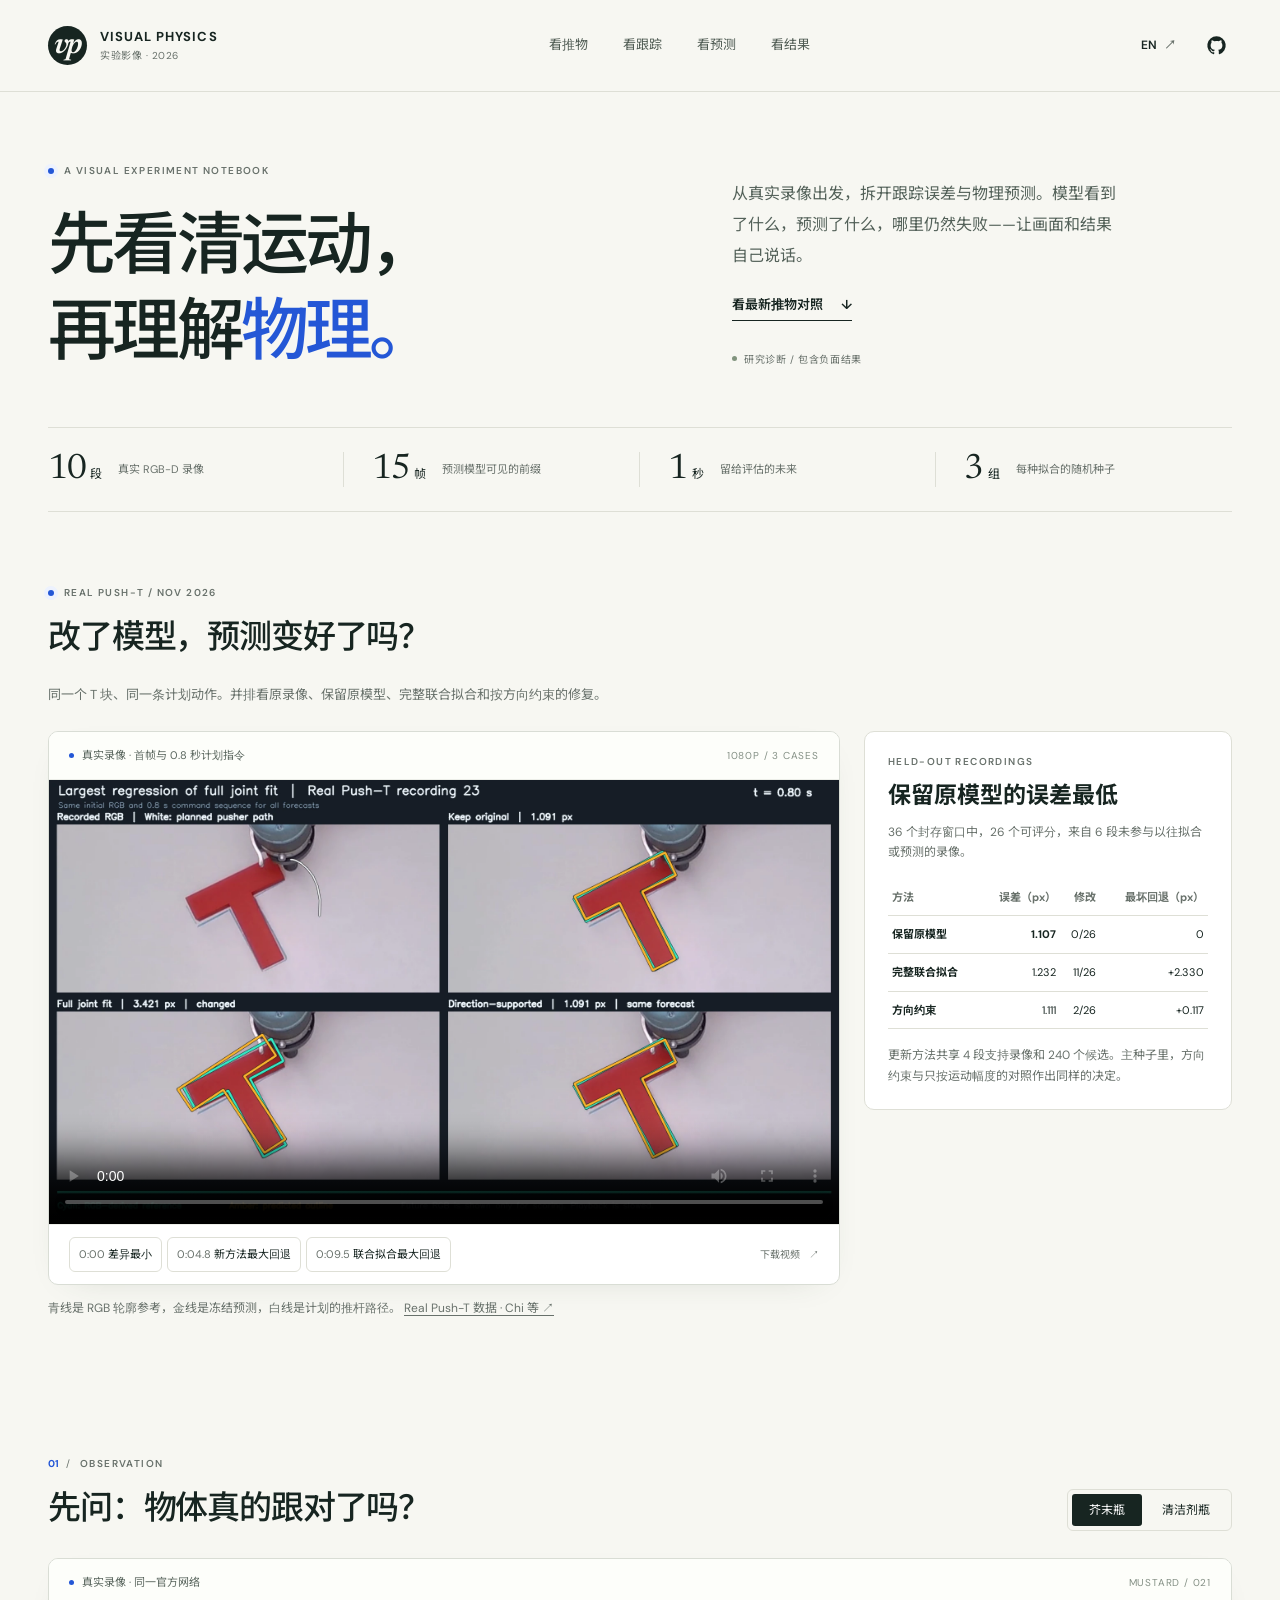
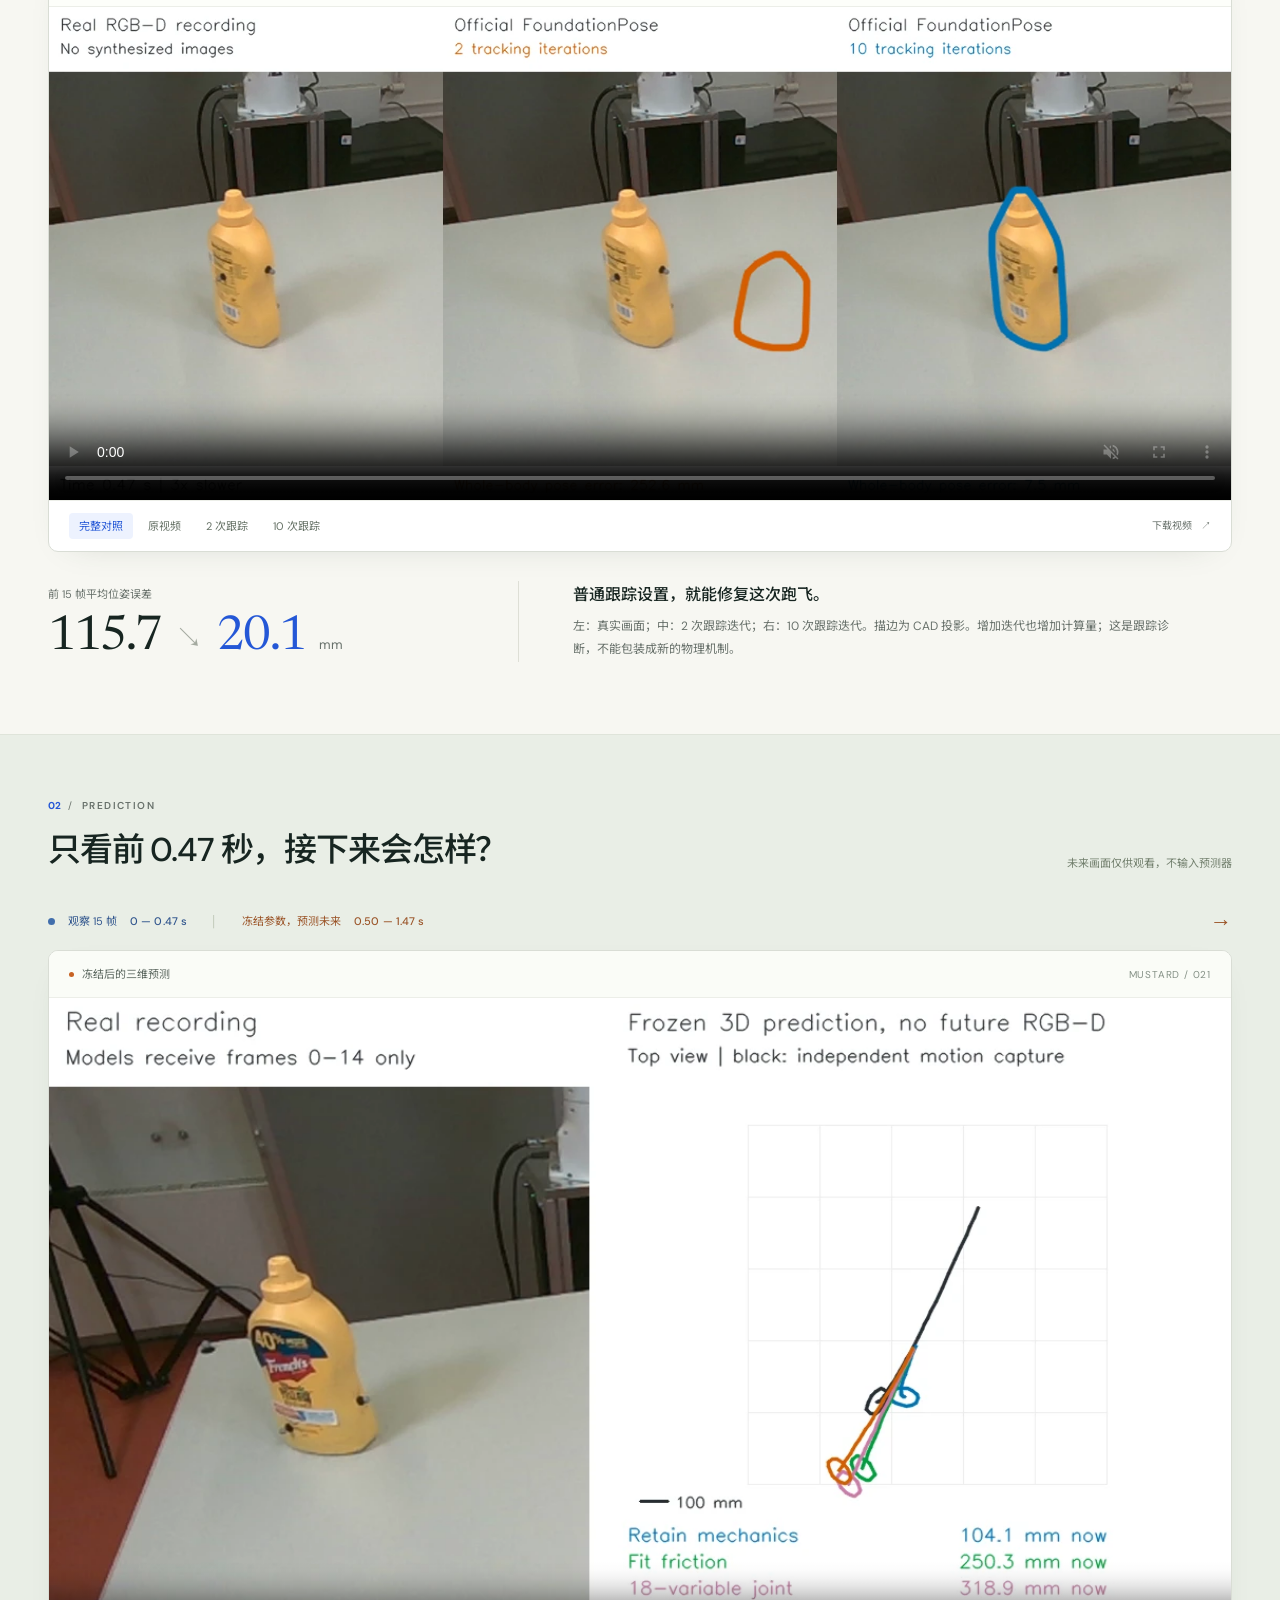
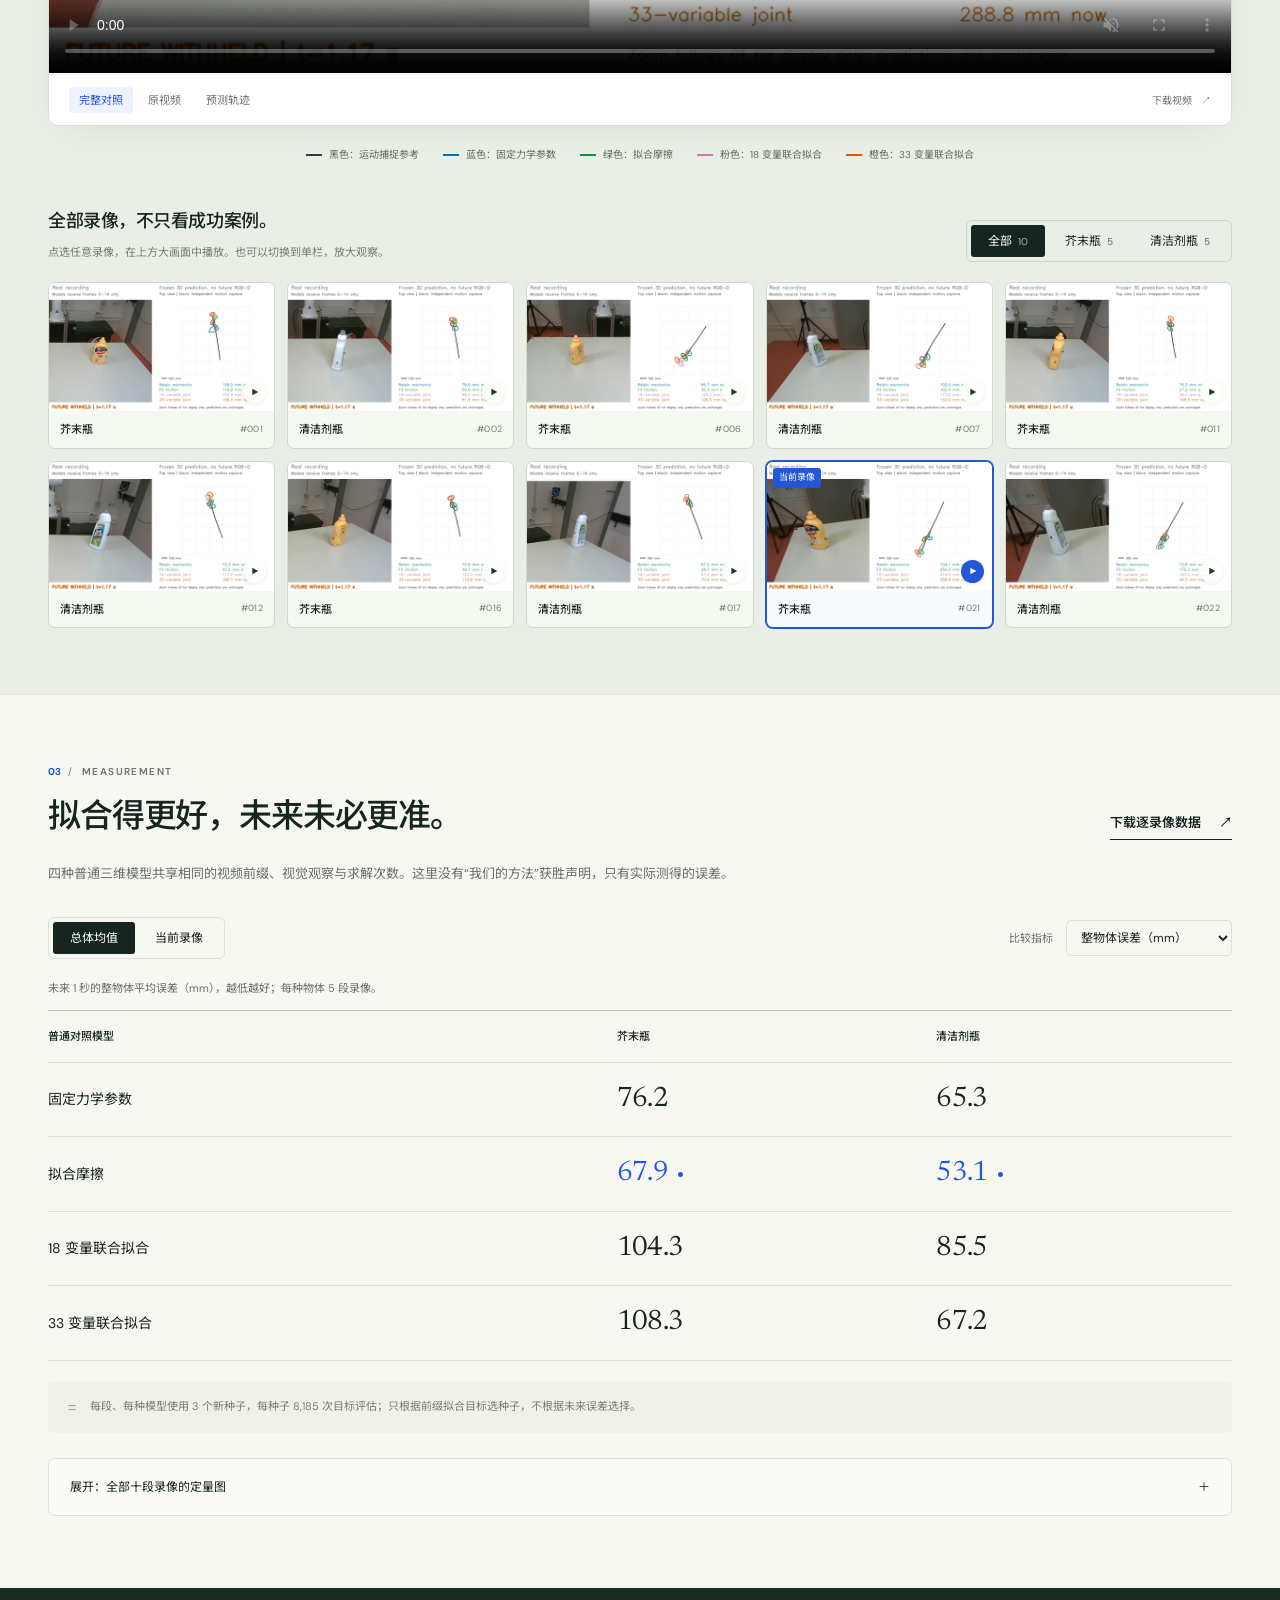
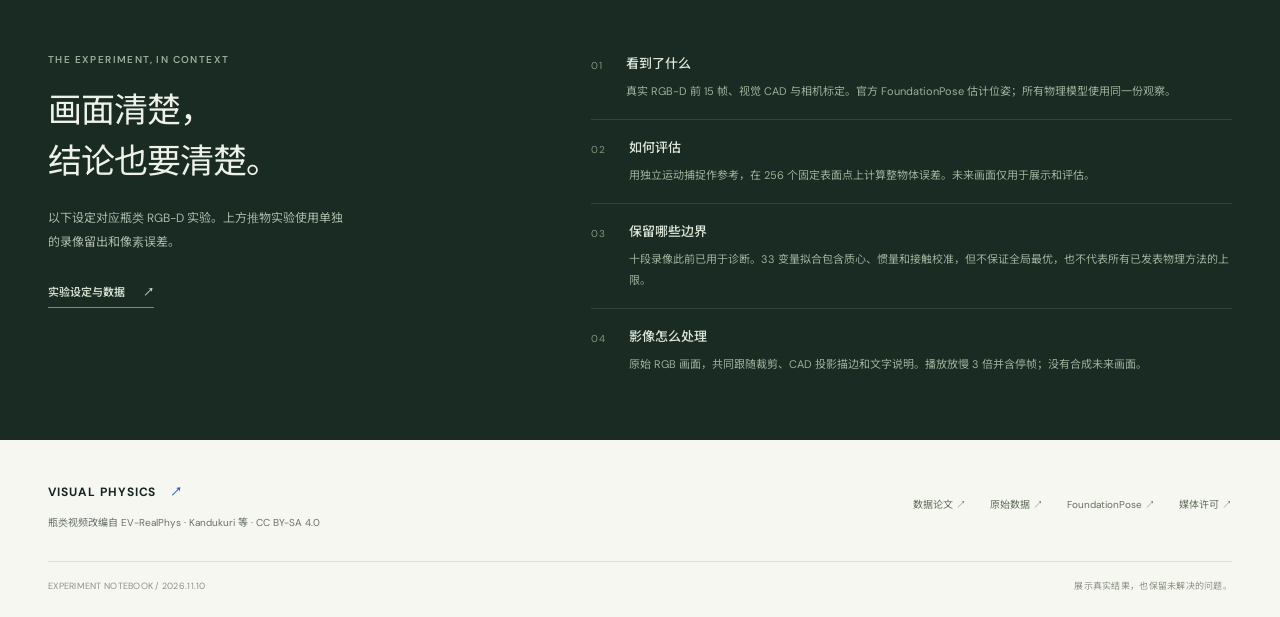
<file: index.html>
<!DOCTYPE html>
<html lang="zh-CN">
<head>
  <meta charset="utf-8">
  <meta name="viewport" content="width=device-width, initial-scale=1">
  <meta name="theme-color" content="#f7f7f2">
  <meta name="description" content="真实 RGB-D 录像、清晰的跟踪对照与三维物理预测。浏览全部十段实验，查看相同输入、相同求解预算下的真实结果。">
  <meta name="experiment-version" content="2026-11-10-pusht">
  <meta property="og:title" content="Visual Physics — 先看清，再理解物理">
  <meta property="og:description" content="真实录像与三维预测的可视化实验室。成功与失败，一起呈现。">
  <meta property="og:type" content="website">
  <title>Visual Physics · 实验影像</title>
  <link rel="icon" type="image/svg+xml" href="assets/favicon.svg">
  <link rel="stylesheet" href="styles.css">
  <script src="app.js" defer></script>
</head>
<body>
  <a class="skip-link" href="#pusht" data-i18n="skip">跳到实验视频</a>
  <header class="site-header">
    <a class="brand" href="#top" aria-label="Visual Physics home"><span class="brand-mark" aria-hidden="true">v<span>p</span></span><span>VISUAL PHYSICS<span class="brand-sub" data-i18n="brandSub">实验影像 · 2026</span></span></a>
    <nav aria-label="Main navigation">
      <a href="#pusht" data-i18n="navPush">看推物</a>
      <a href="#tracking" data-i18n="navTracking">看跟踪</a>
      <a href="#forecast" data-i18n="navForecast">看预测</a>
      <a href="#results" data-i18n="navResults">看结果</a>
    </nav>
    <div class="header-actions"><button id="language-toggle" class="language-button" type="button" aria-label="Switch to English">EN <span aria-hidden="true">↗</span></button><a class="github-icon" href="https://github.com/fangxinyue05/visual-physics-lab" aria-label="GitHub repository" target="_blank" rel="noopener"><svg viewBox="0 0 24 24" width="21" height="21" fill="currentColor" aria-hidden="true"><path d="M12 1.5a10.5 10.5 0 0 0-3.32 20.46c.52.1.72-.22.72-.5v-1.79c-2.92.63-3.54-1.24-3.54-1.24-.48-1.21-1.17-1.53-1.17-1.53-.96-.65.07-.64.07-.64 1.06.08 1.61 1.08 1.61 1.08.94 1.6 2.46 1.14 3.06.87.1-.68.37-1.14.67-1.4-2.33-.26-4.78-1.16-4.78-5.19 0-1.15.41-2.08 1.08-2.81-.11-.27-.47-1.34.11-2.8 0 0 .88-.28 2.89 1.08A10.1 10.1 0 0 1 12 6.74c.9 0 1.8.12 2.64.35 2-1.36 2.88-1.08 2.88-1.08.58 1.46.22 2.53.11 2.8.67.73 1.08 1.66 1.08 2.81 0 4.04-2.46 4.93-4.8 5.18.38.33.72.96.72 1.94v2.72c0 .28.2.61.73.5A10.5 10.5 0 0 0 12 1.5Z"/></svg></a></div>
  </header>
  <main id="top">
    <section class="hero shell">
      <div class="hero-copy"><p class="eyebrow"><span class="live-dot"></span> A VISUAL EXPERIMENT NOTEBOOK</p><h1 data-i18n-html="heroTitle">先看清运动，<br>再理解<span class="serif-accent">物理。</span></h1></div>
      <div class="hero-aside"><p class="hero-description" data-i18n="heroDescription">从真实录像出发，拆开跟踪误差与物理预测。模型看到了什么，预测了什么，哪里仍然失败——让画面和结果自己说话。</p><a class="text-link" href="#pusht"><span data-i18n="heroLink">看最新推物对照</span> <span aria-hidden="true">↓</span></a><span class="status-label" data-i18n="researchStatus">研究诊断 / 包含负面结果</span></div>
      <div class="experiment-facts"><div><strong>10<span data-i18n="unitClips">段</span></strong><span data-i18n="factReal">真实 RGB-D 录像</span></div><div><strong>15<span data-i18n="unitFrames">帧</span></strong><span data-i18n="factInput">预测模型可见的前缀</span></div><div><strong>1<span data-i18n="unitSeconds">秒</span></strong><span data-i18n="factFuture">留给评估的未来</span></div><div><strong>3<span data-i18n="unitSeeds">组</span></strong><span data-i18n="factSeeds">每种拟合的随机种子</span></div></div>
    </section>

    <section id="pusht" class="shell story-section push-section" aria-labelledby="pusht-title">
      <div class="section-top">
        <div><p class="eyebrow"><span class="live-dot"></span> REAL PUSH-T / NOV 2026</p><h2 id="pusht-title" data-i18n="pushTitle">改了模型，预测变好了吗？</h2></div>
      </div>
      <p class="section-description" data-i18n="pushIntro">同一个 T 块、同一条计划动作。并排看原录像、保留原模型、完整联合拟合和按方向约束的修复。</p>
      <div class="push-layout">
        <div class="video-card">
          <div class="film-topline"><span class="video-kicker"><span class="video-dot"></span><span data-i18n="pushKicker">真实录像 · 首帧与 0.8 秒计划指令</span></span><span class="film-id">1080P / 3 CASES</span></div>
          <div class="film-frame push-frame">
            <video id="pusht-video" controls playsinline preload="metadata" poster="assets/posters/real-pusht-comparison.webp" width="1920" height="1080" aria-labelledby="pusht-title">
              <source src="assets/videos/real-pusht-comparison.mp4" type="video/mp4">
              <p data-i18n="videoFallback">浏览器无法播放，请直接下载视频。</p>
            </video>
          </div>
          <div class="video-tools push-tools">
            <div class="push-chapters" id="pusht-chapters" role="group" aria-label="Video chapters">
              <button type="button" data-second="0"><span>0:00</span> <span data-i18n="pushChapter1">差异最小</span></button>
              <button type="button" data-second="4.767"><span>0:04.8</span> <span data-i18n="pushChapter2">新方法最大回退</span></button>
              <button type="button" data-second="9.533"><span>0:09.5</span> <span data-i18n="pushChapter3">联合拟合最大回退</span></button>
            </div>
            <a class="download-link" href="assets/videos/real-pusht-comparison.mp4" download><span data-i18n="downloadVideo">下载视频</span> ↗</a>
          </div>
        </div>
        <aside class="push-results" aria-labelledby="pusht-results-title">
          <p class="eyebrow">HELD-OUT RECORDINGS</p>
          <h3 id="pusht-results-title" data-i18n="pushResultTitle">保留原模型的误差最低</h3>
          <p data-i18n="pushScope">36 个封存窗口中，26 个可评分，来自 6 段未参与以往拟合或预测的录像。</p>
          <table class="push-table">
            <thead><tr><th scope="col" data-i18n="pushMethod">方法</th><th scope="col" data-i18n="pushError">误差（px）</th><th scope="col" data-i18n="pushEdits">修改</th><th scope="col" data-i18n="pushWorst">最坏回退（px）</th></tr></thead>
            <tbody>
              <tr><th scope="row" data-i18n="pushRetain">保留原模型</th><td><strong>1.107</strong></td><td>0/26</td><td>0</td></tr>
              <tr><th scope="row" data-i18n="pushJoint">完整联合拟合</th><td>1.232</td><td>11/26</td><td>+2.330</td></tr>
              <tr><th scope="row" data-i18n="pushDirectional">方向约束</th><td>1.111</td><td>2/26</td><td>+0.117</td></tr>
            </tbody>
          </table>
          <p class="push-note" data-i18n="pushNote">更新方法共享 4 段支持录像和 240 个候选。主种子里，方向约束与只按运动幅度的对照作出同样的决定。</p>
        </aside>
      </div>
      <p class="push-credit"><span data-i18n="pushLegend">青线是 RGB 轮廓参考，金线是冻结预测，白线是计划的推杆路径。</span> <a href="https://diffusion-policy.cs.columbia.edu/data/training/" target="_blank" rel="noopener" data-i18n="pushSource">Real Push-T 数据 · Chi 等 ↗</a></p>
    </section>

    <section id="tracking" class="shell story-section">
      <div class="section-top"><div><p class="eyebrow"><span class="section-number">01</span> OBSERVATION</p><h2 data-i18n="trackingTitle">先问：物体真的跟对了吗？</h2></div><div class="segmented" id="tracking-objects" role="group" aria-label="Tracking example"><button type="button" data-tracking="000021" aria-pressed="true" data-i18n="mustard">芥末瓶</button><button type="button" data-tracking="000022" aria-pressed="false" data-i18n="cleanser">清洁剂瓶</button></div></div>
      <div class="video-card">
        <div class="film-topline"><span class="video-kicker"><span class="video-dot"></span><span data-i18n="realRecording">真实录像 · 同一官方网络</span></span><span class="film-id" id="tracking-id">MUSTARD / 021</span></div>
        <div class="film-frame tracking-frame" id="tracking-frame"><video id="tracking-video" controls playsinline muted loop preload="auto" poster="assets/posters/mustard-021-tracking.webp" aria-label="Real video versus official FoundationPose tracking"><source src="assets/videos/mustard-021-tracking.mp4" type="video/mp4"><p data-i18n="videoFallback">浏览器无法播放，请直接下载视频。</p></video></div>
        <div class="video-tools"><div class="view-switch" id="tracking-views" role="group" aria-label="Tracking video view"><button data-view="all" aria-pressed="true" data-i18n="viewAll">完整对照</button><button data-view="real" aria-pressed="false" data-i18n="viewReal">原视频</button><button data-view="old" aria-pressed="false" data-i18n="viewOld">2 次跟踪</button><button data-view="refined" aria-pressed="false" data-i18n="viewRefined">10 次跟踪</button></div><a id="tracking-download" class="download-link" href="assets/videos/mustard-021-tracking.mp4" download><span data-i18n="downloadVideo">下载视频</span> ↗</a></div>
      </div>
      <div class="observation-takeaway"><div class="error-comparison"><span data-i18n="prefixError">前 15 帧平均位姿误差</span><div><strong id="tracking-error-before">115.7</strong><span class="comparison-arrow">↘</span><strong class="blue" id="tracking-error-after">20.1</strong><span class="metric-unit">mm</span></div></div><div class="takeaway-copy"><h3 data-i18n="trackingTakeaway">普通跟踪设置，就能修复这次跑飞。</h3><p data-i18n="trackingExplanation">左：真实画面；中：2 次跟踪迭代；右：10 次跟踪迭代。描边为 CAD 投影。增加迭代也增加计算量；这是跟踪诊断，不能包装成新的物理机制。</p></div></div>
    </section>

    <section id="forecast" class="forecast-section">
      <div class="shell">
        <div class="section-top"><div><p class="eyebrow"><span class="section-number">02</span> PREDICTION</p><h2 data-i18n="forecastTitle">只看前 0.47 秒，接下来会怎样？</h2></div><span class="small-note" data-i18n="forecastTopNote">未来画面仅供观看，不输入预测器</span></div>
        <div class="timeline-key"><div class="observed"><span class="timeline-point"></span><span data-i18n="timelineObserved">观察 15 帧</span><strong>0 — 0.47 s</strong></div><span class="timeline-cut" aria-hidden="true">│</span><div class="predicted"><span data-i18n="timelineFuture">冻结参数，预测未来</span><strong>0.50 — 1.47 s</strong><span class="timeline-arrow" aria-hidden="true">→</span></div></div>
        <div class="video-card forecast-card"><div class="film-topline"><span class="video-kicker"><span class="video-dot orange-dot"></span><span data-i18n="frozenPrediction">冻结后的三维预测</span></span><span class="film-id" id="forecast-id">MUSTARD / 021</span></div><div class="film-frame forecast-frame" id="forecast-frame"><video id="forecast-video" controls playsinline muted loop preload="auto" poster="assets/posters/mustard-021-forecast.webp" aria-label="Future 3D predictions from the observed video prefix"><source src="assets/videos/mustard-021-forecast.mp4" type="video/mp4"></video></div><div class="video-tools"><div class="view-switch" id="forecast-views" role="group" aria-label="Forecast video view"><button data-view="all" aria-pressed="true" data-i18n="viewAll">完整对照</button><button data-view="real" aria-pressed="false" data-i18n="viewReal">原视频</button><button data-view="prediction" aria-pressed="false" data-i18n="viewPrediction">预测轨迹</button></div><a id="forecast-download" class="download-link" href="assets/videos/mustard-021-forecast.mp4" download><span data-i18n="downloadVideo">下载视频</span> ↗</a></div></div>
        <div class="forecast-reading"><p><span class="legend-line actual"></span><span data-i18n="legendTruth">黑色：运动捕捉参考</span></p><p><span class="legend-line retained"></span><span data-i18n="legendRetain">蓝色：固定力学参数</span></p><p><span class="legend-line friction"></span><span data-i18n="legendFriction">绿色：拟合摩擦</span></p><p><span class="legend-line joint18"></span><span data-i18n="legend18">粉色：18 变量联合拟合</span></p><p><span class="legend-line joint33"></span><span data-i18n="legend33">橙色：33 变量联合拟合</span></p></div>
        <div class="library-header"><div><h3 data-i18n="libraryTitle">全部录像，不只看成功案例。</h3><p data-i18n="libraryDescription">点选任意录像，在上方大画面中播放。也可以切换到单栏，放大观察。</p></div><div class="segmented library-filters" id="library-filters" role="group" aria-label="Filter recordings"><button data-filter="all" aria-pressed="true"><span data-i18n="filterAll">全部</span> <small>10</small></button><button data-filter="mustard" aria-pressed="false"><span data-i18n="mustard">芥末瓶</span> <small>5</small></button><button data-filter="cleanser" aria-pressed="false"><span data-i18n="cleanser">清洁剂瓶</span> <small>5</small></button></div></div>
        <div id="video-library" class="video-library" aria-live="polite"><p class="loading-message" data-i18n="loading">正在载入实验录像…</p></div>
      </div>
    </section>

    <section id="results" class="shell story-section results-section">
      <div class="section-top"><div><p class="eyebrow"><span class="section-number">03</span> MEASUREMENT</p><h2 data-i18n="resultsTitle">拟合得更好，未来未必更准。</h2></div><a class="text-link" href="data/per-recording-results.csv" download><span data-i18n="downloadData">下载逐录像数据</span> ↗</a></div>
      <p class="section-description" data-i18n="resultsDescription">四种普通三维模型共享相同的视频前缀、视觉观察与求解次数。这里没有“我们的方法”获胜声明，只有实际测得的误差。</p>
      <div class="results-controls"><div class="segmented" id="result-scope" role="group" aria-label="Result scope"><button data-scope="mean" aria-pressed="true" data-i18n="scopeMean">总体均值</button><button data-scope="selected" aria-pressed="false" data-i18n="scopeSelected">当前录像</button></div><label class="metric-select"><span data-i18n="metricLabel">比较指标</span><select id="metric-select"><option value="add_mm" data-i18n="metricBody">整物体误差（mm）</option><option value="center_mm" data-i18n="metricCenter">位置误差（mm）</option><option value="rotation_deg" data-i18n="metricRotation">旋转误差（°）</option></select></label></div>
      <div class="table-wrap"><table class="results-table"><caption id="results-caption" data-i18n="tableCaption">未来 1 秒的整物体平均误差，越低越好；每种物体 5 段录像。</caption><thead><tr><th scope="col" data-i18n="tableModel">普通对照模型</th><th scope="col" id="mustard-heading"><span class="object-dot mustard-dot"></span><span data-i18n="mustard">芥末瓶</span></th><th scope="col" id="cleanser-heading"><span class="object-dot cleanser-dot"></span><span data-i18n="cleanser">清洁剂瓶</span></th></tr></thead><tbody id="results-body"><tr><th scope="row" data-i18n="methodRetain">固定力学参数</th><td>76.2</td><td>65.3</td></tr><tr><th scope="row" data-i18n="methodFriction">拟合摩擦</th><td class="best">67.9</td><td class="best">53.1</td></tr><tr><th scope="row" data-i18n="method18">18 变量联合拟合</th><td>104.3</td><td>85.5</td></tr><tr><th scope="row" data-i18n="method33">33 变量联合拟合</th><td>108.3</td><td>67.2</td></tr></tbody></table></div>
      <div class="budget-note"><span class="equal-sign" aria-hidden="true">=</span><p data-i18n="budgetNote">每段、每种模型使用 3 个新种子，每种子 8,185 次目标评估；只根据前缀拟合目标选种子，不根据未来误差选择。</p></div>
      <details class="figure-detail"><summary><span data-i18n="figureTitle">展开：全部十段录像的定量图</span><span aria-hidden="true">＋</span></summary><div class="figure-content"><a href="assets/figures/future_prediction.svg" target="_blank" rel="noopener" aria-label="Open full-size quantitative figure"><img src="assets/figures/future_prediction.svg" width="4320" height="2130" loading="lazy" alt="Future whole-body ADD of four ordinary models on all ten real recordings"></a><p data-i18n="figureNote">点为每段录像，短横线为均值。所有录像点均保留；不把优化种子当作额外录像，不声明统计显著性。</p><div class="figure-downloads"><a href="assets/figures/future_prediction.pdf" download>PDF ↗</a><a href="assets/figures/future_prediction.svg" download>SVG ↗</a><a href="assets/figures/future_prediction.png" download>600 dpi PNG ↗</a></div></div></details>
    </section>

    <section id="protocol" class="protocol-section"><div class="shell protocol-grid"><div><p class="eyebrow">THE EXPERIMENT, IN CONTEXT</p><h2 data-i18n="protocolTitle">画面清楚，<br>结论也要清楚。</h2><p class="protocol-intro" data-i18n="protocolIntro">以下设定对应瓶类 RGB-D 实验。上方推物实验使用单独的录像留出和像素误差。</p><a class="text-link" href="data/experiments.json" download><span data-i18n="downloadProtocol">实验设定与数据</span> ↗</a></div><div class="protocol-list"><div><span>01</span><div><h3 data-i18n="protocolInputTitle">看到了什么</h3><p data-i18n="protocolInput">真实 RGB-D 前 15 帧、视觉 CAD 与相机标定。官方 FoundationPose 估计位姿；所有物理模型使用同一份观察。</p></div></div><div><span>02</span><div><h3 data-i18n="protocolMetricTitle">如何评估</h3><p data-i18n="protocolMetric">用独立运动捕捉作参考，在 256 个固定表面点上计算整物体误差。未来画面仅用于展示和评估。</p></div></div><div><span>03</span><div><h3 data-i18n="protocolLimitTitle">保留哪些边界</h3><p data-i18n="protocolLimit">十段录像此前已用于诊断。33 变量拟合包含质心、惯量和接触校准，但不保证全局最优，也不代表所有已发表物理方法的上限。</p></div></div><div><span>04</span><div><h3 data-i18n="protocolIntegrityTitle">影像怎么处理</h3><p data-i18n="protocolIntegrity">原始 RGB 画面，共同跟随裁剪、CAD 投影描边和文字说明。播放放慢 3 倍并含停帧；没有合成未来画面。</p></div></div></div></div></section>
  </main>
  <footer class="shell site-footer"><div><a class="footer-brand" href="#top">VISUAL PHYSICS <span>↗</span></a><p data-i18n="footerCredit">瓶类视频改编自 EV-RealPhys · Kandukuri 等 · CC BY-SA 4.0</p></div><div class="footer-links"><a href="https://arxiv.org/abs/2309.15703" target="_blank" rel="noopener" data-i18n="sourcePaper">数据论文 ↗</a><a href="https://keeper.mpdl.mpg.de/d/5ec213b655b44e40a382/" target="_blank" rel="noopener" data-i18n="sourceData">原始数据 ↗</a><a href="https://github.com/NVlabs/FoundationPose" target="_blank" rel="noopener">FoundationPose ↗</a><a href="https://creativecommons.org/licenses/by-sa/4.0/" target="_blank" rel="noopener" data-i18n="license">媒体许可 ↗</a></div><p class="footer-bottom"><span>EXPERIMENT NOTEBOOK / 2026.11.10</span><span data-i18n="footerNote">展示真实结果，也保留未解决的问题。</span></p></footer>
  <noscript><p class="noscript-note">本页的视频和总体结果可直接查看；启用 JavaScript 后可筛选全部录像和切换语言。</p></noscript>
</body>
</html>
</file>
<file: styles.css>
@font-face{font-family:"DM Sans";src:url("assets/fonts/dm-sans.woff2") format("woff2");font-weight:400 700;font-style:normal;font-display:swap}
@font-face{font-family:"Newsreader";src:url("assets/fonts/newsreader.woff2") format("woff2");font-weight:400 600;font-style:normal;font-display:swap}
@font-face{font-family:"Newsreader";src:url("assets/fonts/newsreader-italic.woff2") format("woff2");font-weight:400 600;font-style:italic;font-display:swap}
@font-face{font-family:"Noto Sans SC";src:url("assets/fonts/noto-sans-sc.woff2") format("woff2");font-weight:400 700;font-style:normal;font-display:swap}
:root{--paper:#f7f7f2;--white:#fff;--ink:#172521;--muted:#68716b;--line:#dedfd6;--blue:#2457d6;--blue-wash:#edf2fe;--orange:#c76324;--sage:#e9eee6;--font:"DM Sans","Noto Sans SC",sans-serif;--serif:"Newsreader","Noto Sans SC",serif}
*{box-sizing:border-box}html{scroll-behavior:smooth;scroll-padding-top:92px}body{margin:0;background:var(--paper);color:var(--ink);font-family:var(--font);font-size:15px;line-height:1.7;-webkit-font-smoothing:antialiased}button,select{font:inherit}button,a,select{-webkit-tap-highlight-color:transparent}button{color:inherit;cursor:pointer}button:disabled{cursor:default}a{color:inherit;text-decoration:none}button:focus-visible,a:focus-visible,select:focus-visible,summary:focus-visible{outline:3px solid #6790ff;outline-offset:5px}::selection{background:#d5e0ff}h1,h2,h3,p{margin:0}button{border:0;background:none}img,video{max-width:100%}.shell{width:min(1192px,calc(100% - 96px));margin-inline:auto}.skip-link{position:fixed;top:12px;left:16px;transform:translateY(-160%);padding:12px 20px;background:var(--ink);color:white;z-index:100}.skip-link:focus{transform:none}
.site-header{display:flex;align-items:center;justify-content:space-between;gap:32px;max-width:1392px;margin:auto;padding:26px 48px;border-bottom:1px solid var(--line)}.brand{display:flex;align-items:center;gap:13px;font-size:13px;font-weight:700;letter-spacing:.08em;line-height:1.2}.brand-mark{display:grid;place-content:center;width:39px;height:39px;background:var(--ink);color:var(--paper);font-family:var(--serif);font-size:30px;font-style:italic;letter-spacing:-.13em;border-radius:50%;padding-right:3px}.brand-mark>span{display:inline}.brand-sub{display:block;margin-top:6px;font-size:10px;font-weight:400;letter-spacing:.05em;color:var(--muted)}.site-header nav{display:flex;gap:35px;font-size:13px;color:#4f5b53}.site-header nav a:hover{color:var(--blue)}.header-actions{display:flex;align-items:center;gap:25px}.language-button{font-size:12px;font-weight:600;padding:7px 0}.language-button span{margin-left:4px;color:var(--muted)}.github-icon{display:flex;padding:5px;transition:transform .2s}.github-icon:hover{transform:translateY(-2px)}
.hero{display:grid;grid-template-columns:1.2fr 1fr;column-gap:84px;padding-block:72px 0;position:relative}.eyebrow{font-size:10px;font-weight:600;letter-spacing:.14em;color:var(--muted);display:flex;align-items:center;gap:10px;line-height:1.4}.live-dot{width:6px;height:6px;background:var(--blue);border-radius:50%;display:inline-block;box-shadow:0 0 0 4px var(--blue-wash)}h1{font-size:clamp(44px,5.3vw,72px);font-weight:500;letter-spacing:-.055em;line-height:1.27;margin-top:24px}.serif-accent{color:var(--blue)}html[lang=en] h1{font-family:var(--serif);font-size:clamp(48px,6.4vw,88px);line-height:1.03;font-weight:400;letter-spacing:-.045em}html[lang=en] h1 em{font-weight:400;color:var(--blue)}.hero-aside{align-self:end;max-width:395px;padding-bottom:6px}.hero-description{font-size:16px;line-height:1.95;color:#536159}.text-link{display:inline-flex;align-items:center;gap:18px;font-size:13px;font-weight:600;line-height:1.6;border-bottom:1px solid var(--ink);padding-bottom:5px;transition:color .2s,gap .2s}.text-link:hover{gap:25px;color:var(--blue);border-color:var(--blue)}.hero-aside>.text-link{margin-top:23px}.status-label{display:block;margin-top:30px;font-size:10px;letter-spacing:.06em;color:var(--muted)}.status-label:before{content:"";display:inline-block;height:5px;width:5px;background:#81947e;border-radius:50%;margin-right:7px;vertical-align:2px}.experiment-facts{grid-column:1/-1;display:grid;grid-template-columns:repeat(4,1fr);margin-top:53px;border-top:1px solid var(--line);border-bottom:1px solid var(--line);padding:24px 0}.experiment-facts>div{padding-inline:28px;border-right:1px solid var(--line);display:flex;align-items:center;gap:16px}.experiment-facts>div:first-child{padding-left:0}.experiment-facts>div:last-child{border:0}.experiment-facts strong{font-family:var(--serif);font-size:35px;font-weight:400;line-height:1;white-space:nowrap;letter-spacing:-.04em}.experiment-facts strong span{font-family:var(--font);font-size:12px;letter-spacing:0;margin-left:5px}.experiment-facts>div>span{color:var(--muted);font-size:11px;line-height:1.55;max-width:110px}
.story-section{padding-block:65px 72px}.section-top{display:flex;align-items:flex-end;justify-content:space-between;gap:24px;margin-bottom:27px}.section-number{font-size:10px;letter-spacing:0;color:var(--blue);font-weight:700}.section-number:after{content:" /";color:var(--muted);font-weight:400;margin-left:4px}.section-top h2{margin-top:14px;font-size:clamp(23px,2.6vw,33px);font-weight:500;line-height:1.4;letter-spacing:-.035em}.segmented{display:flex;align-items:center;padding:4px;border:1px solid var(--line);border-radius:6px;flex-shrink:0;gap:3px}.segmented button{font-size:12px;padding:7px 17px;line-height:1.5;border-radius:3px;transition:background .2s,color .2s}.segmented button[aria-pressed=true]{background:var(--ink);color:white}.segmented button:not([aria-pressed=true]):hover{background:#e9ebe4}.video-card{border:1px solid #d9ddd5;background:white;border-radius:10px;overflow:hidden;box-shadow:0 10px 34px -24px #35483545}.film-topline{display:flex;align-items:center;justify-content:space-between;gap:16px;padding:14px 20px;border-bottom:1px solid #eceee8;background:#fdfefa}.video-kicker{font-size:11px;color:#5b675f;display:flex;align-items:center;gap:8px}.video-dot{background:var(--blue);height:5px;width:5px;border-radius:50%;flex-shrink:0}.orange-dot{background:var(--orange)}.film-id{font-size:10px;color:#849085;letter-spacing:.08em;font-variant-numeric:tabular-nums}.film-frame{background:#f2f3ee;position:relative;margin:auto;width:100%;transition:max-width .25s;overflow:hidden}.film-frame video{display:block;width:100%;height:100%;object-fit:contain;background:white}.tracking-frame{aspect-ratio:12/5}.forecast-frame{aspect-ratio:7/4}.tracking-frame[data-view=real],.tracking-frame[data-view=old],.tracking-frame[data-view=refined]{aspect-ratio:4/5;max-width:512px}.tracking-frame[data-view=real] video,.tracking-frame[data-view=old] video,.tracking-frame[data-view=refined] video{object-fit:cover}.tracking-frame[data-view=real] video{object-position:0% 50%}.tracking-frame[data-view=old] video{object-position:50% 50%}.tracking-frame[data-view=refined] video{object-position:100% 50%}.forecast-frame[data-view=real]{aspect-ratio:4/5;max-width:512px}.forecast-frame[data-view=prediction]{aspect-ratio:19/20;max-width:608px}.forecast-frame[data-view=real] video{object-fit:cover;object-position:left center}.forecast-frame[data-view=prediction] video{object-fit:cover;object-position:right center}video:fullscreen{object-fit:contain!important;background:#111}.video-tools{display:flex;align-items:center;justify-content:space-between;gap:16px;padding:12px 20px;border-top:1px solid #eceee8}.view-switch{display:flex;gap:5px;flex-wrap:wrap}.view-switch button{font-size:11px;padding:5px 10px;border-radius:4px;line-height:1.5;color:#667266;transition:background .2s}.view-switch button[aria-pressed=true]{background:var(--blue-wash);color:var(--blue)}.view-switch button:hover{background:#f1f3ec}.download-link{font-size:10px;white-space:nowrap;color:var(--muted);display:inline-flex;gap:9px;align-items:center}.download-link:hover{color:var(--blue)}.observation-takeaway{display:grid;grid-template-columns:1fr 1.4fr;gap:54px;padding:29px 0 0}.error-comparison{padding-right:24px;border-right:1px solid var(--line)}.error-comparison>span{font-size:11px;color:var(--muted)}.error-comparison>div{margin-top:7px;display:flex;align-items:baseline;gap:14px;line-height:1}.error-comparison strong{font-family:var(--serif);font-size:48px;letter-spacing:-.04em;font-weight:400}.error-comparison .blue{color:var(--blue)}.comparison-arrow{font-size:28px;color:#a4aaa0;align-self:center}.metric-unit{font-size:13px;color:var(--muted)}.takeaway-copy h3{font-size:16px;font-weight:500}.takeaway-copy p{font-size:12px;line-height:1.9;color:var(--muted);margin-top:7px;max-width:615px}
.forecast-section{background:var(--sage);padding-block:64px 66px;border-top:1px solid #dfe4da;border-bottom:1px solid #dfe4da}.forecast-section .section-top{margin-bottom:28px}.small-note{font-size:11px;color:#74816f;line-height:1.6;max-width:215px;text-align:right}.timeline-key{display:flex;align-items:center;gap:24px;padding:10px 0 17px;font-size:11px;color:#596650}.timeline-key>div{display:flex;align-items:center;gap:13px}.timeline-point{width:7px;height:7px;background:#416eac;border-radius:50%;display:inline-block}.timeline-key strong{font-size:11px;font-weight:500;letter-spacing:.01em}.timeline-key .observed{color:#30558d}.timeline-key .predicted{color:#9b5529;flex:1}.timeline-cut{color:#b8c1b0}.timeline-arrow{font-size:22px;margin-left:auto;line-height:1}.forecast-card .film-topline{background:#fafcf7}.forecast-reading{display:flex;justify-content:center;flex-wrap:wrap;gap:9px 24px;padding:20px 0 30px;font-size:10px;color:#60705b}.forecast-reading p{display:flex;align-items:center;gap:7px}.legend-line{display:inline-block;width:16px;height:2px;background:#303d39}.legend-line.retained{background:#0072b2}.legend-line.friction{background:#009e3c}.legend-line.joint18{background:#cc79a7}.legend-line.joint33{background:#d55e00}.library-header{display:flex;justify-content:space-between;align-items:flex-end;gap:22px;margin-top:13px;margin-bottom:20px}.library-header h3{font-size:18px;font-weight:500;letter-spacing:-.025em}.library-header p{font-size:11px;color:#73816c;margin-top:6px}.library-filters{border-color:#cfd7c8}.library-filters small{font-size:10px;opacity:.65;margin-left:3px}.video-library{display:grid;grid-template-columns:repeat(5,1fr);gap:12px}.library-card{display:block;text-align:left;border:1px solid #cfd8c9;border-radius:7px;overflow:hidden;background:#f5f8f0;padding:0;position:relative;transition:transform .2s,border-color .2s,box-shadow .2s;min-width:0}.library-card:hover{transform:translateY(-4px);border-color:#91a688;box-shadow:0 7px 16px -13px #354d2a}.library-card[aria-pressed=true]{border-color:var(--blue);box-shadow:0 0 0 1px var(--blue);background:#f8faff}.library-card .thumb{aspect-ratio:7/4;display:block;background:white;position:relative;overflow:hidden}.library-card img{display:block;height:100%;width:100%;object-fit:cover;transition:transform .3s}.library-card:hover img{transform:scale(1.035)}.thumb-play{position:absolute;right:8px;bottom:8px;width:23px;height:23px;border-radius:50%;background:#fcfffae8;display:grid;place-content:center;color:#263a28;box-shadow:0 1px 4px #20302015}.thumb-play svg{height:8px;width:8px;margin-left:1px}.library-card[aria-pressed=true] .thumb-play{background:var(--blue);color:#fff}.library-card-info{padding:9px 11px;display:flex;justify-content:space-between;align-items:center;gap:7px;font-size:11px}.library-card-info strong{font-weight:500}.library-card-info>span{font-size:9px;font-variant-numeric:tabular-nums;color:#74806c;letter-spacing:.04em}.library-card .playing-badge{position:absolute;top:6px;left:6px;background:var(--blue);color:#fff;border-radius:3px;padding:3px 6px;font-size:9px;line-height:1.5}.loading-message{font-size:12px;color:var(--muted);min-height:140px;display:grid;place-content:center;grid-column:1/-1}
.results-section{padding-top:70px}.section-description{font-size:13px;line-height:1.9;color:var(--muted);max-width:730px;margin-top:-5px}.results-controls{display:flex;justify-content:space-between;align-items:center;gap:20px;margin-top:31px;margin-bottom:20px}.metric-select{display:flex;align-items:center;gap:13px;color:var(--muted);font-size:11px}.metric-select select{font-size:12px;background:transparent;border:1px solid var(--line);color:var(--ink);border-radius:5px;padding:8px 28px 8px 10px;cursor:pointer;max-width:245px}.table-wrap{width:100%;overflow-x:auto}.results-table{width:100%;border-collapse:collapse;text-align:left;table-layout:fixed}.results-table caption{text-align:left;font-size:11px;color:var(--muted);padding:0 0 12px;line-height:1.7}.results-table thead{border-top:1px solid #bec6b8;border-bottom:1px solid var(--line);font-size:11px}.results-table thead th{font-weight:500;padding:16px 24px}.results-table th:first-child{width:46%;padding-left:0}.results-table tbody th{font-size:14px;font-weight:400;line-height:1.5;padding-block:20px}.results-table tbody tr{border-bottom:1px solid var(--line)}.results-table td{font-family:var(--serif);font-size:28px;padding:13px 24px;font-variant-numeric:tabular-nums;letter-spacing:-.025em;position:relative}.results-table td.best{color:var(--blue)}.results-table td.best:after{content:"";display:inline-block;width:5px;height:5px;background:var(--blue);border-radius:50%;margin-left:10px;vertical-align:middle}.object-dot{display:inline-block;width:6px;height:6px;border-radius:50%;margin-right:7px}.mustard-dot{background:#d55e00}.cleanser-dot{background:#0072b2}.budget-note{display:flex;align-items:flex-start;gap:13px;background:#f0f2ea;padding:16px 19px;margin-top:20px;border-radius:5px;color:#78806f}.equal-sign{font-size:20px;line-height:1;color:#87977e;font-family:var(--serif)}.budget-note p{font-size:11px;line-height:1.8}.figure-detail{margin-top:25px;border:1px solid var(--line);border-radius:7px;background:#fafbf6}.figure-detail summary{display:flex;justify-content:space-between;align-items:center;padding:18px 21px;cursor:pointer;list-style:none;font-size:12px}.figure-detail summary::-webkit-details-marker{display:none}.figure-detail[open] summary{border-bottom:1px solid var(--line)}.figure-detail[open] summary>span:last-child{transform:rotate(45deg)}.figure-content{padding:20px}.figure-content img{width:100%;height:auto;display:block;background:white}.figure-content>p{font-size:11px;color:var(--muted);margin-top:18px}.figure-downloads{display:flex;gap:24px;margin-top:12px;font-size:10px;color:var(--blue)}
.protocol-section{background:#192b23;color:#edf1e8;padding-block:65px}.protocol-grid{display:grid;grid-template-columns:.9fr 1.3fr;gap:100px}.protocol-grid .eyebrow{color:#9dab9a}.protocol-grid h2{font-size:34px;font-weight:400;line-height:1.5;letter-spacing:-.03em;margin-top:18px}.protocol-intro{font-size:12px;line-height:1.95;color:#acbaaa;max-width:305px;margin-block:20px 25px}.protocol-section .text-link{font-size:11px;border-color:#799078;color:#d2dfcd}.protocol-list>div{display:flex;gap:24px;border-bottom:1px solid #354439;padding:17px 0}.protocol-list>div:first-child{padding-top:0}.protocol-list>div:last-child{border-bottom:0;padding-bottom:0}.protocol-list>div>span{font-size:10px;color:#82977e;letter-spacing:.04em;padding-top:4px}.protocol-list h3{font-size:13px;font-weight:500;color:#dce5d6;margin-bottom:6px}.protocol-list p{font-size:11px;line-height:1.9;color:#9eaf99}.site-footer{display:flex;flex-wrap:wrap;justify-content:space-between;gap:30px;padding-block:39px 23px}.footer-brand{font-size:12px;font-weight:700;letter-spacing:.08em}.footer-brand span{color:var(--blue);margin-left:10px}.site-footer>div:first-child>p{font-size:10px;color:var(--muted);margin-top:9px}.footer-links{display:flex;gap:24px;align-items:center;font-size:10px;color:#65725e}.footer-links a:hover{color:var(--blue)}.footer-bottom{display:flex;justify-content:space-between;gap:20px;flex-basis:100%;border-top:1px solid var(--line);padding-top:17px;font-size:9px;color:#8b9484;letter-spacing:.03em}.noscript-note{padding:20px;text-align:center;background:#fff7de;font-size:13px}
.brand-mark{display:flex;align-items:center;justify-content:center;line-height:1}
@keyframes enter{from{opacity:0;transform:translateY(12px)}to{opacity:1;transform:translateY(0)}}.hero-copy{animation:enter .7s both}.hero-aside{animation:enter .7s .12s both}.experiment-facts{animation:enter .7s .2s both}.error-message{padding:22px;color:#93541f;background:#fff7e6;font-size:12px;border:1px solid #efd5ac;border-radius:5px;grid-column:1/-1}
@media(min-width:1500px){.shell{width:min(1272px,calc(100% - 120px))}.hero{column-gap:120px}.hero-aside{max-width:430px}}
@media(max-width:1000px){.shell{width:calc(100% - 64px)}.site-header{padding:23px 32px}.hero{column-gap:45px}.hero-description{font-size:14px}.experiment-facts>div{padding-inline:19px;gap:10px}.experiment-facts strong{font-size:31px}.experiment-facts>div>span{font-size:10px}.video-library{grid-template-columns:repeat(5,1fr);gap:9px}.library-card-info{padding:9px;font-size:10px}.library-card-info>span{font-size:9px}.library-header{align-items:flex-start}.library-filters button{padding:6px 10px}.protocol-grid{gap:60px}.footer-links{gap:17px}}
@media(max-width:760px){html{scroll-padding-top:25px}.shell{width:calc(100% - 40px)}.site-header{padding:20px;gap:15px}.site-header nav{display:none}.brand{font-size:11px;gap:10px}.brand-mark{width:34px;height:34px;font-size:26px}.brand-sub{font-size:9px}.header-actions{gap:19px}.hero{grid-template-columns:1fr;padding-top:43px}.hero-aside{max-width:100%;margin-top:27px;display:grid;grid-template-columns:1fr auto;column-gap:20px;align-items:center}.hero-description{font-size:13px;line-height:1.9;grid-column:1/-1;max-width:470px}.hero-aside>.text-link{margin-top:17px;justify-self:start;font-size:12px}.status-label{margin-top:17px;font-size:9px}.hero h1{font-size:clamp(38px,7.7vw,57px);margin-top:20px}.hero .eyebrow{font-size:8px;letter-spacing:.12em}.experiment-facts{margin-top:32px;padding-block:20px;grid-template-columns:repeat(4,1fr)}.experiment-facts>div{padding-inline:13px;gap:6px;display:block}.experiment-facts strong{font-size:29px}.experiment-facts strong span{font-size:10px;margin-left:2px}.experiment-facts>div>span{display:block;font-size:9px;margin-top:7px;line-height:1.65}.story-section{padding-block:40px 43px}.section-top{gap:15px;align-items:flex-start;margin-bottom:20px}.section-top h2{font-size:23px;margin-top:11px}.section-top .segmented{margin-top:27px}.segmented{padding:3px;gap:2px}.segmented button{font-size:10px;padding:6px 11px}.film-topline{padding:11px 13px}.video-kicker{font-size:9px;gap:6px}.film-id{font-size:8px}.video-tools{padding:10px 9px;gap:7px}.view-switch{gap:1px}.view-switch button{font-size:9px;padding:5px 7px}.download-link{font-size:9px;gap:3px}.video-card{border-radius:7px}.observation-takeaway{grid-template-columns:1fr;gap:19px;padding-top:23px}.error-comparison{padding-right:0;border-right:0;border-bottom:1px solid var(--line);padding-bottom:19px}.error-comparison>span{font-size:10px}.error-comparison strong{font-size:42px}.takeaway-copy h3{font-size:15px}.takeaway-copy p{font-size:11px}.forecast-section{padding-block:40px}.forecast-section .section-top{display:block}.small-note{display:block;text-align:left;max-width:none;margin-top:10px;font-size:10px}.timeline-key{font-size:9px;gap:11px;padding-bottom:13px}.timeline-key>div{gap:7px;flex-wrap:wrap}.timeline-key strong{font-size:9px}.timeline-point{width:5px;height:5px}.timeline-key .predicted{gap:5px}.timeline-arrow{font-size:16px}.forecast-reading{justify-content:flex-start;gap:6px 16px;font-size:9px;padding:15px 0 22px}.forecast-reading p{gap:5px}.legend-line{width:12px}.library-header{display:block;margin-top:9px}.library-header h3{font-size:17px}.library-header p{font-size:10px}.library-filters{margin-top:16px;display:inline-flex}.library-filters button{font-size:10px;padding:6px 13px}.video-library{grid-template-columns:repeat(3,1fr);gap:10px}.library-card-info{font-size:10px;display:block;padding:8px}.library-card-info>span{display:block;font-size:8px;margin-top:2px}.library-card .playing-badge{font-size:7px;padding:2px 4px;top:4px;left:4px}.thumb-play{height:19px;width:19px;right:5px;bottom:5px}.results-section .section-top{display:block}.results-section .section-top>.text-link{margin-top:17px;font-size:11px}.section-description{font-size:12px;margin-top:-3px}.results-controls{gap:10px;margin-top:22px;flex-wrap:wrap}.metric-select{gap:8px;font-size:10px;margin-top:4px}.metric-select select{font-size:11px;padding:6px 23px 6px 8px}.results-table caption{font-size:10px;padding-bottom:12px}.results-table thead{font-size:10px}.results-table thead th{padding:13px 10px}.results-table th:first-child{width:44%}.results-table tbody th{font-size:12px;padding-block:19px}.results-table td{font-size:25px;padding:13px 10px}.results-table td.best:after{width:4px;height:4px;margin-left:6px}.object-dot{width:5px;height:5px;margin-right:5px}.budget-note{padding:13px;gap:10px;margin-top:16px}.budget-note p{font-size:10px}.figure-detail summary{padding:15px;font-size:11px}.figure-content{padding:12px}.figure-content>p{font-size:10px}.protocol-section{padding-block:39px}.protocol-grid{grid-template-columns:1fr;gap:30px}.protocol-grid h2{font-size:29px;line-height:1.45}.protocol-intro{font-size:11px;max-width:390px;margin-block:14px 17px}.protocol-list>div{gap:18px;padding-block:16px}.protocol-list h3{font-size:12px}.protocol-list p{font-size:10px}.site-footer{padding-block:28px 20px;gap:23px}.footer-links{flex-wrap:wrap;gap:10px 21px;font-size:10px}.footer-bottom{display:block;font-size:8px;padding-top:13px}.footer-bottom>span{display:block}.footer-bottom>span+span{margin-top:6px}}
@media(max-width:450px){.hero-aside{display:block}.status-label{margin-top:13px}.hero h1{font-size:40px}html[lang=en] .hero h1{font-size:47px;line-height:1.07}.experiment-facts>div{padding-inline:8px}.experiment-facts strong{font-size:27px}.experiment-facts>div>span{font-size:8px}.section-top{display:block}.section-top .segmented{display:inline-flex;margin-top:16px}.section-top h2{font-size:22px}.video-library{grid-template-columns:repeat(2,1fr)}.library-card-info{display:flex;font-size:11px}.library-card-info>span{margin-top:0;font-size:9px}.library-card .playing-badge{font-size:8px}.forecast-reading{gap:7px 13px}.view-switch button{padding-inline:6px;font-size:8px}.download-link{font-size:8px}.film-id{letter-spacing:0}.timeline-key{gap:9px}.timeline-key .predicted{max-width:55%}.timeline-arrow{display:none}.metric-select select{max-width:205px}.results-table tbody th{font-size:11px}.results-table td{font-size:24px;padding-inline:9px}.results-table thead th{padding-inline:9px}}
@media(prefers-reduced-motion:reduce){html{scroll-behavior:auto}*,*:before,*:after{animation:none!important;transition:none!important}}

/* Keep the skip link visible only for keyboard focus. */
.skip-link{top:-100px;transform:none}.skip-link:focus-visible{top:12px;transform:none}

/* Held-out Push-T comparison. */
.push-section {
  padding-block: clamp(40px, 6vw, 74px);
}

.push-section .section-description {
  margin-bottom: 24px;
}

.push-layout {
  display: grid;
  grid-template-columns: minmax(0, 2.15fr) minmax(300px, 1fr);
  gap: 24px;
  align-items: start;
}

.push-frame {
  aspect-ratio: 16 / 9;
}

.push-frame video {
  display: block;
  width: 100%;
  height: 100%;
  object-fit: contain;
}

.push-tools,
.push-chapters {
  flex-wrap: wrap;
}

.push-chapters {
  display: flex;
  gap: 5px;
}

.push-chapters button {
  border: 1px solid var(--line);
  border-radius: 6px;
  background: transparent;
  padding: 7px 9px;
  font: inherit;
  font-size: 11px;
  color: inherit;
  cursor: pointer;
}

.push-chapters button:hover {
  background: #eef1ed;
}

.push-chapters button span:first-child {
  color: var(--muted);
  font-variant-numeric: tabular-nums;
}

.push-results {
  border: 1px solid var(--line);
  border-radius: 10px;
  padding: clamp(16px, 2vw, 23px);
  background: #fff;
}

.push-results h3 {
  margin: 10px 0;
  font-size: clamp(17px, 2vw, 23px);
  line-height: 1.42;
}

.push-results > p:not(.eyebrow),
.push-credit {
  font-size: 12px;
  line-height: 1.7;
  color: var(--muted);
}

.push-table {
  width: 100%;
  margin-block: 16px;
  border-collapse: collapse;
  font-size: 11px;
  font-variant-numeric: tabular-nums;
}

.push-table th,
.push-table td {
  padding: 9px 4px;
  border-bottom: 1px solid var(--line);
  text-align: right;
  vertical-align: middle;
}

.push-table th:first-child {
  text-align: left;
}

.push-table thead {
  color: var(--muted);
}

.push-table td {
  white-space: nowrap;
}

.push-credit {
  margin-top: 13px;
}

.push-credit a {
  text-decoration: underline;
  text-underline-offset: 3px;
}

@media (max-width: 960px) {
  .push-layout {
    grid-template-columns: minmax(0, 1fr);
    gap: 16px;
  }
}

@media (max-width: 450px) {
  .push-chapters button {
    padding: 6px;
    font-size: 10px;
  }
}
</file>
